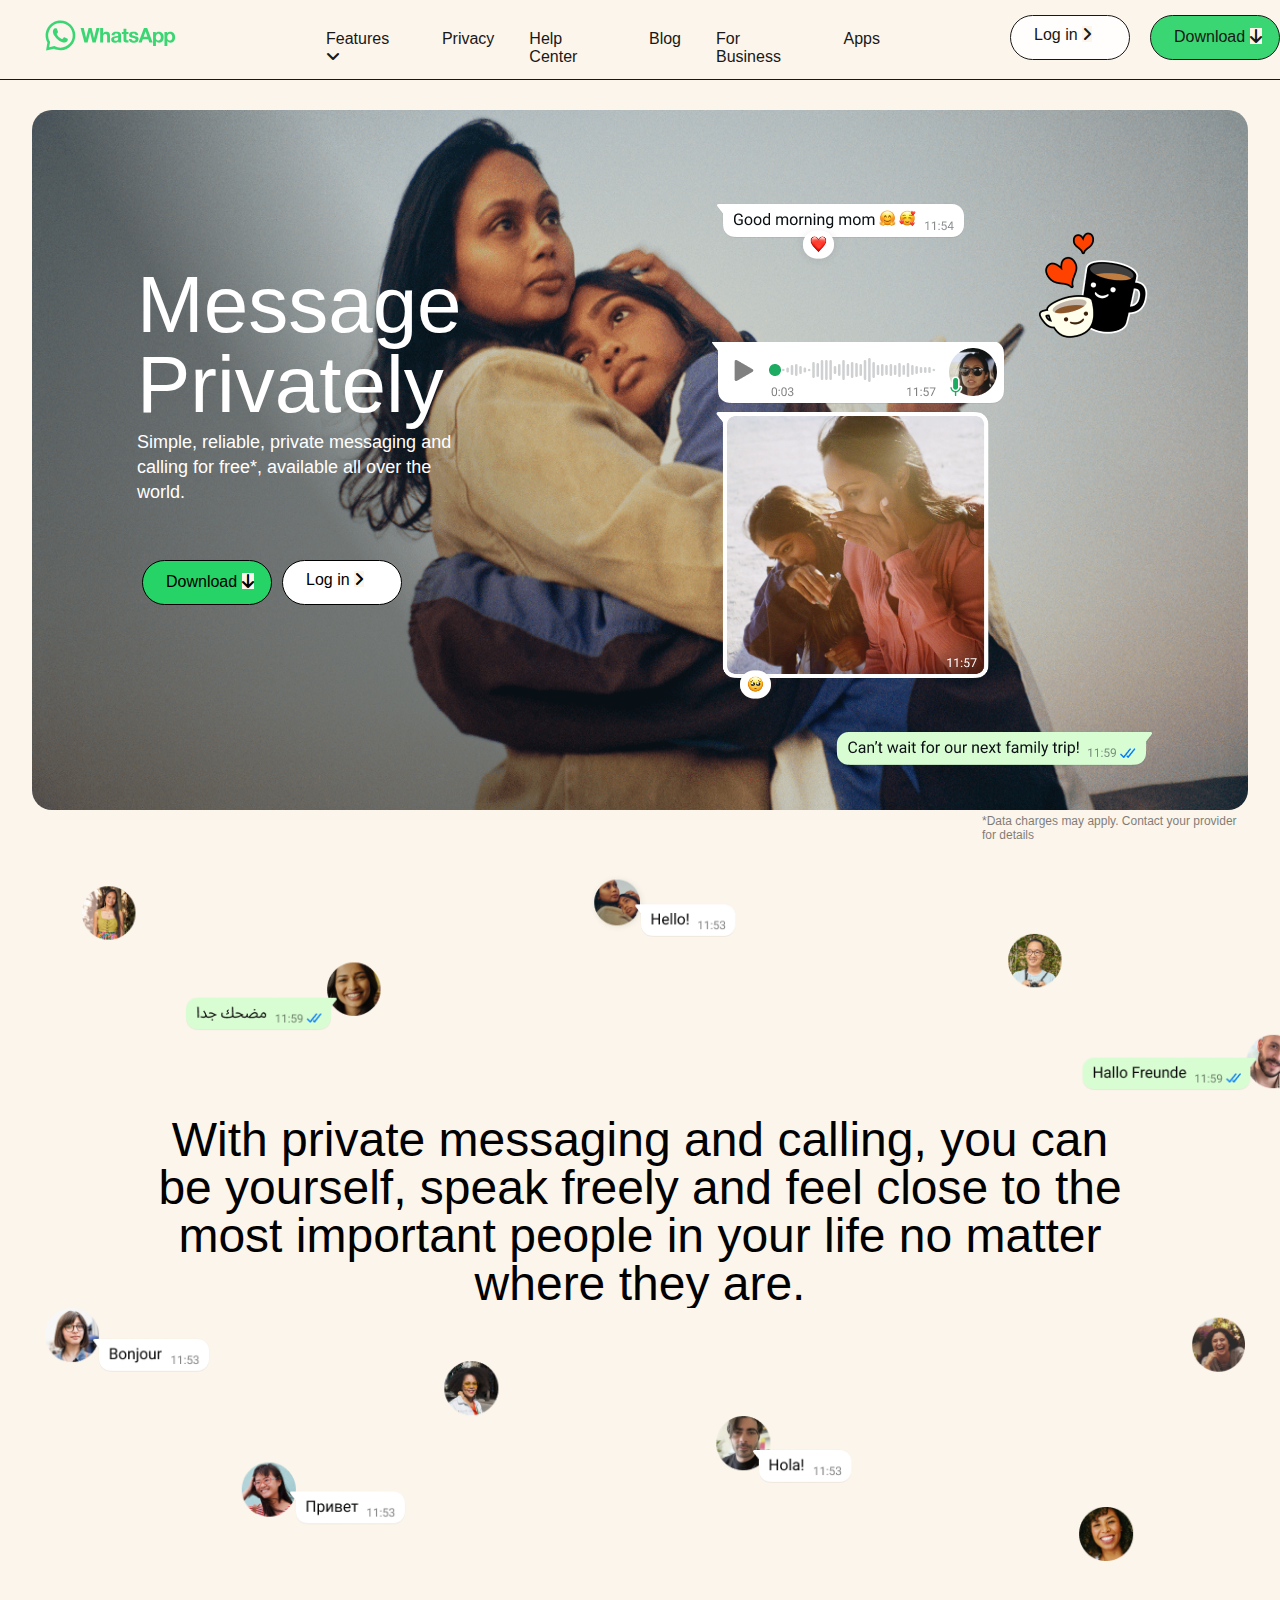
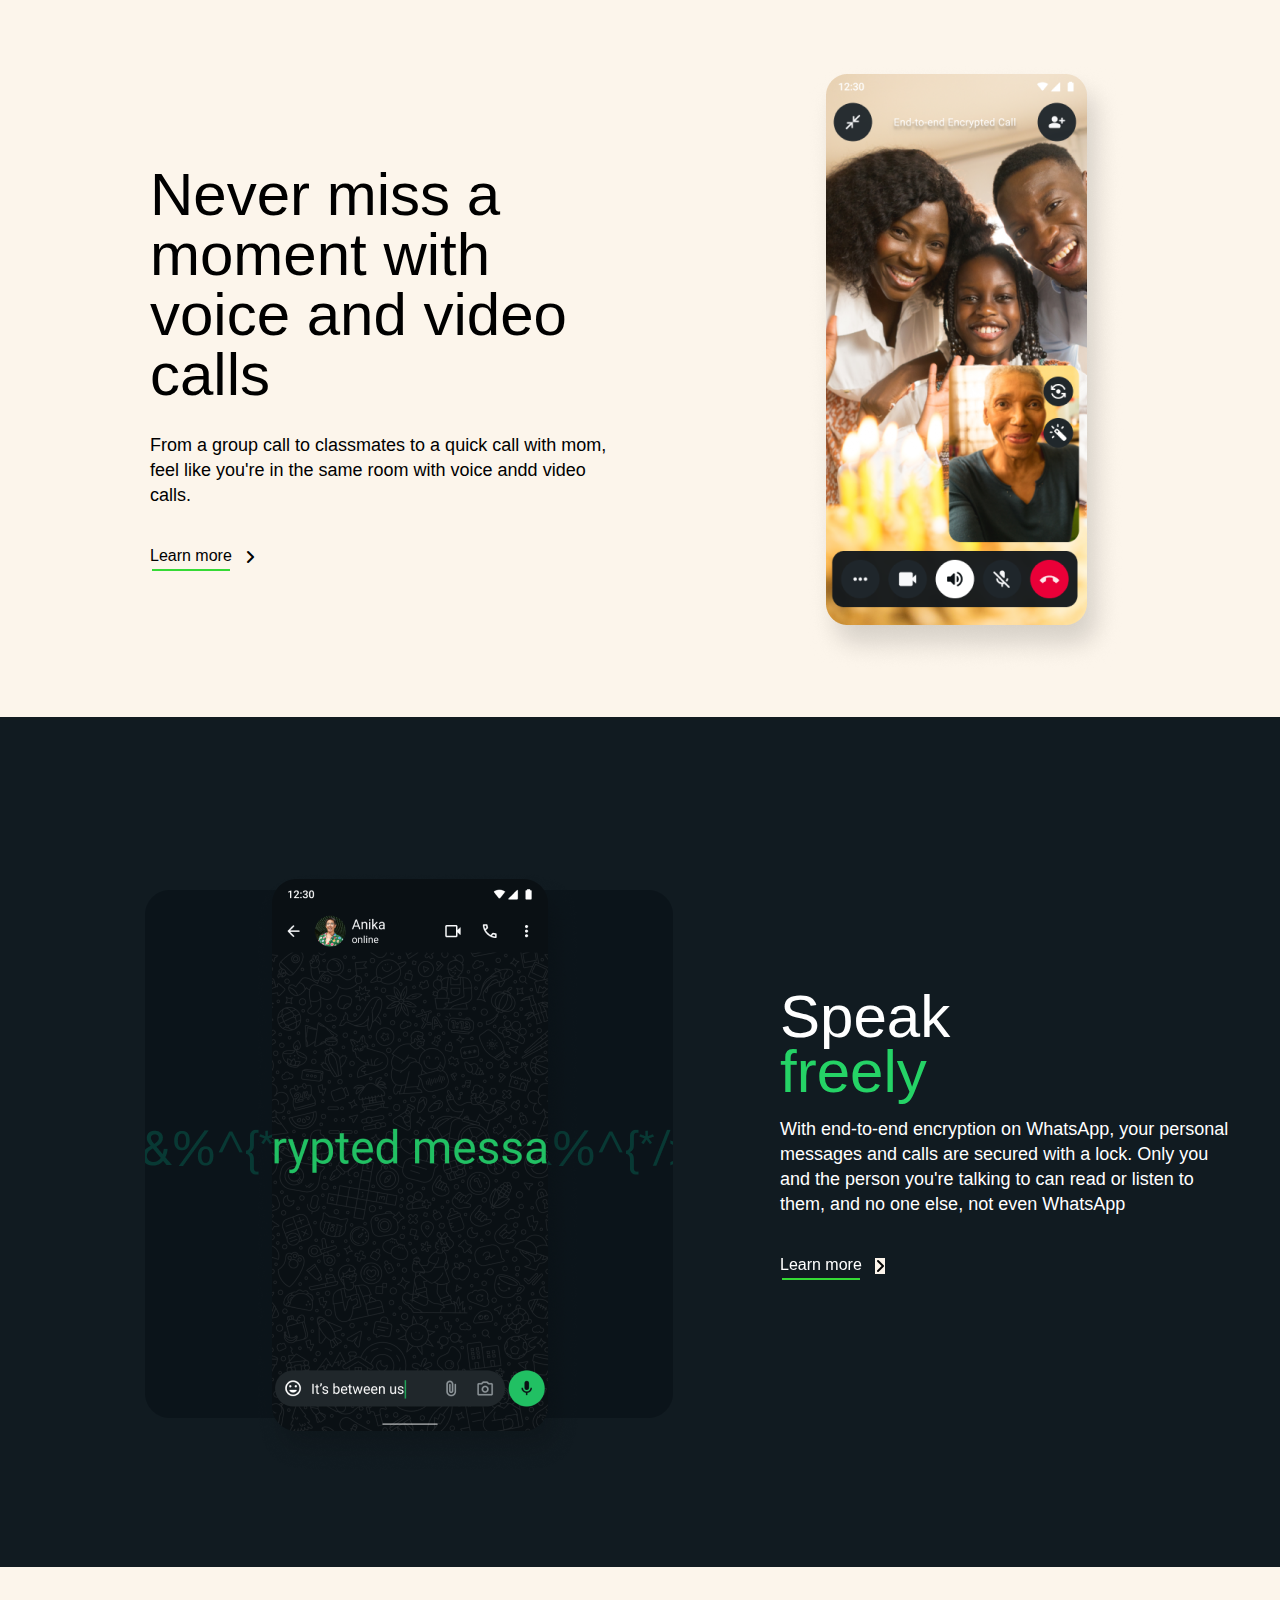
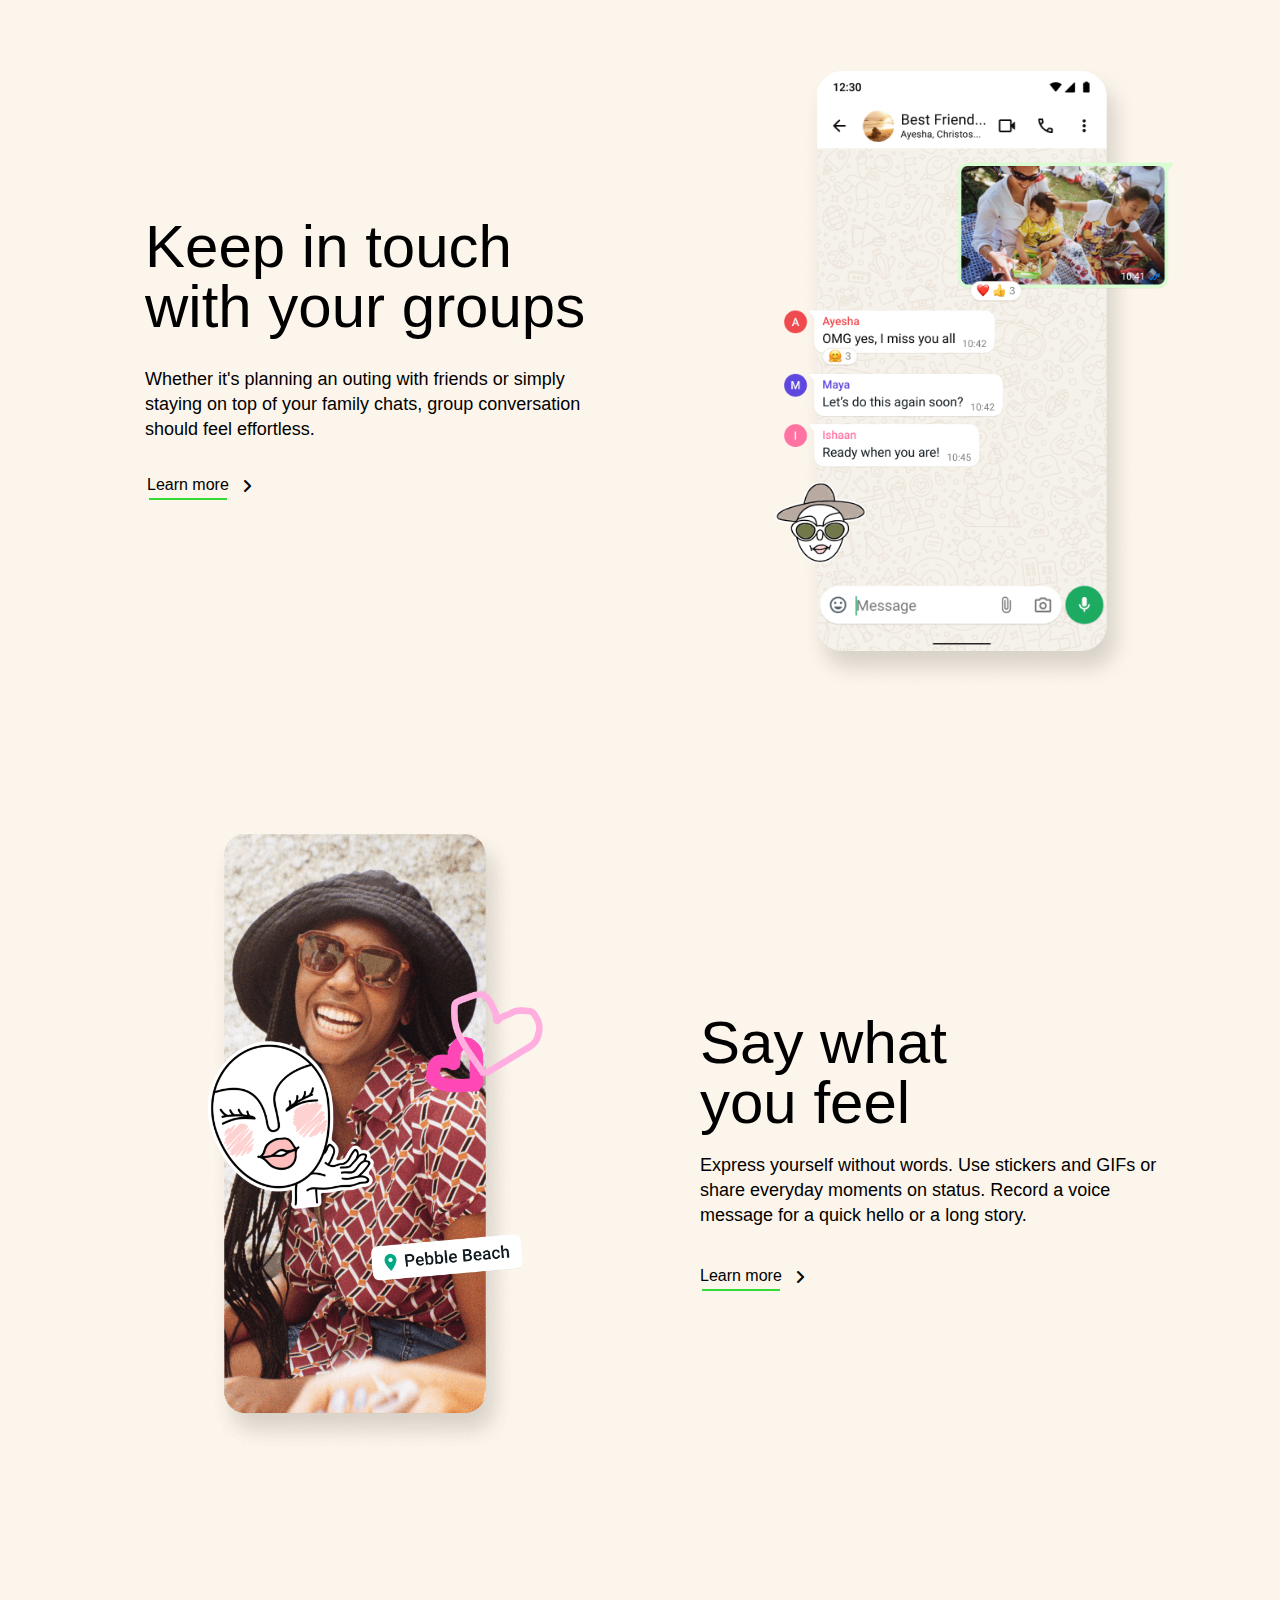
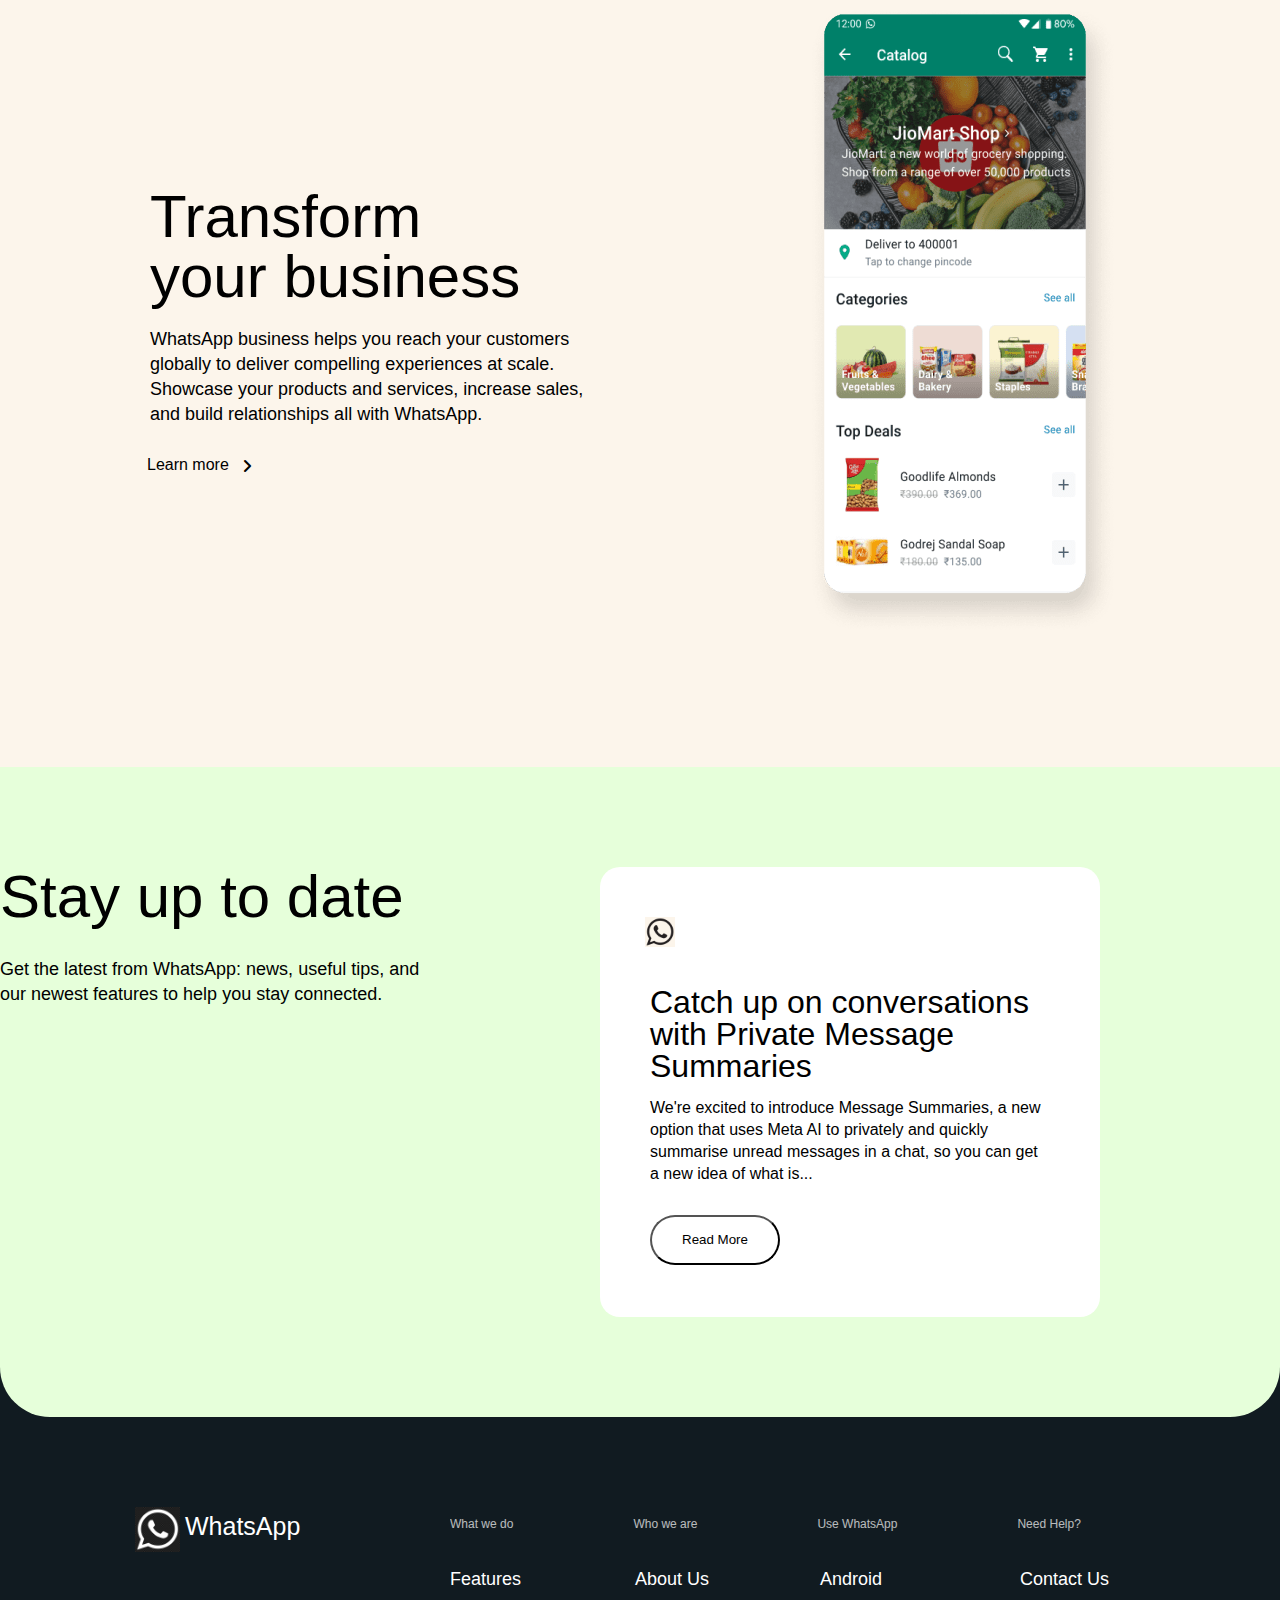
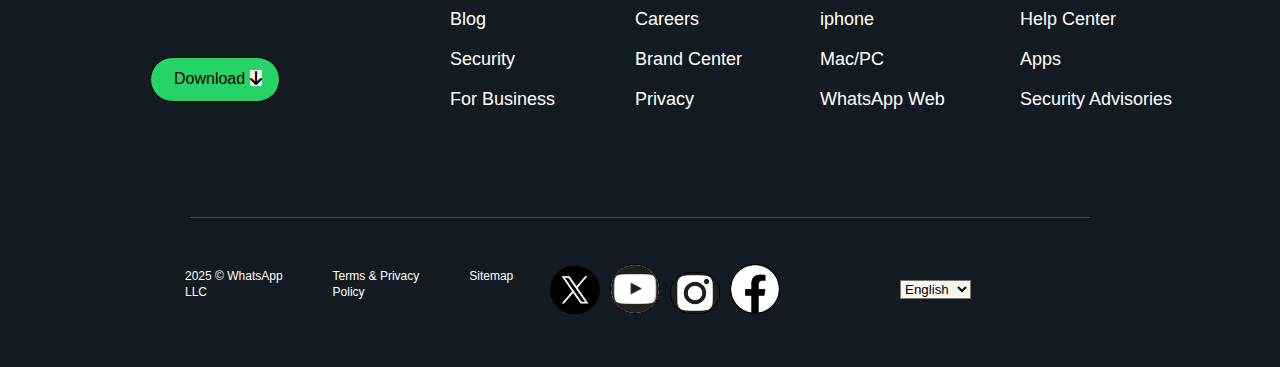
<file: index.html>
<!DOCTYPE html>
<html lang="en">
<head>
    <title>WhatsApp, Secure and Reliable</title>
    <link rel="stylesheet" href="https://cdnjs.cloudflare.com/ajax/libs/font-awesome/6.4.0/css/all.min.css">
    <link rel="stylesheet" href="style.css">
</head>
<body>
    <nav class="navbar">
        <div class="nav"><img src="/WhatsApp logo.png" alt="WhatsApp Logo"></div>
        <div class="navselectors">
            <a href="#">Features <i class="fa fa-angle-down"></i></a>
            <a href="./privacy.html">Privacy</a>
            <a href="#">Help Center</a>
            <a href="#">Blog</a> 
            <a href="#">For Business</a>
            <a href="#">Apps</a>
        </div>
        <div class="navselectors2">
            <span class="log">Log in <i class="fa-solid fa-angle-right"></i></span>
            <span class="download">Download <i class="fa-solid fa-arrow-down"></i></span>
        </div>
    </nav>

    <div class="hero-container">
        <div class="hero-img-container">
            <img src="/Backgroud image.png" alt="bachgroundimage">
            <div>
                <p class="hero-message1">Message <br>Privately</p>
                <p class="hero-message2">Simple, reliable, private messaging and <br>calling for free*, available all over the <br>world.</p>
                <p class="chat1"><img src="/Good morning mom.png" alt="goodmorning"></p>
                <p class="love"><img src="/Love emoji.png" alt="loveemoji"></p>
                <p class="audionote"><img src="/Audio note.png" alt="audionote"></p>
                <p class="cup"><img src="/cup with love.png"alt="cuplove"></p>
                <p class="image1"><img src="/Image1.png" alt="picture"></p>
                <p class="emoji2"><img src="/Emotional emoji.png" alt="emotion"></p>
                <p class="chat2"><img src="/Chart1.png" alt="chart2"></p>
                <span class="log2">Log in <i class="fa-solid fa-angle-right"></i></span>
                <span class="download2">Download <i class="fa-solid fa-arrow-down"></i></span>
            </div>
            <p class="alone">*Data charges may apply. Contact your provider for details</p>
        </div>
    </div>


    <div>
        <img src="/Circle2.png" alt="pictures" width="1300px">
    </div>

    <div>
        <p class="hero-message3">With private messaging and calling, you can <br>be yourself, speak freely and feel close to the <br>most important people in your life no matter <br>where they are.</p>
    </div>

    <div>
        <img src="/Circle.png" alt="pictures" width="1200px" style="margin-left: 45px;">
    </div>

    <div>
        <p class="hero-message4">Never miss a <br>moment with <br>voice and video <br>calls</p>
    </div>

    <div>
        <p class="image2"><img src="/Image2.png" alt="picture"></p>
    </div>

    <div>
        <p class="hero-message5">From a group call to classmates to a quick call with mom, <br>feel like you're in the same room with voice andd video <br>calls.</p>
    </div>

    <div class="hover-text">
        <p class="hero-message6">Learn more </p>
        <p class="border"></p>
        <p class="angle"><i class="fa-solid fa-angle-right"></i></p>
    </div>

    <div class="background1">
        <p class="image3"><img src="/Image3.png" alt="picture"></p>
        <p class="hero-message7">Speak</p>
        <p class="hero-message8">freely</p>
        <p class="hero-message9">With end-to-end encryption on WhatsApp, your personal <br>messages and calls are secured with a lock. Only you <br>and the person you're talking to can read or listen to <br>them, and no one else, not even WhatsApp</p>
        <div class="hover-text1">
            <p class="hero-message10">Learn more </p>
            <p class="border1"></p>
            <p class="angle1"><i class="fa-solid fa-angle-right"></i></p>
        </div>
    </div>

    <div>
        <p class="hero-message11">Keep in touch <br>with your groups</p>
        <p class="hero-message12">Whether it's planning an outing with friends or simply <br>staying on top of your family chats, group conversation <br>should feel effortless.</p>
    </div>

    <div>
        <p class="image4"><img src="/image4.png" alt="picture"></p>
    </div>

    <div>
        <p class="image5"><img src="/image5.png" alt="picture"></p>
    </div>

    <div class="hover-text2">
        <p class="hero-message13">Learn more </p>
        <p class="border2"></p>
        <p class="angle2"><i class="fa-solid fa-angle-right"></i></p>
    </div>


    <div>
        <p class="image6"><img src="/image6.png" alt="picture"></p>
    </div>

    <div>
        <p class="image7"><img src="/image7.png" alt="picture"></p>
    </div>

    <div>
        <p class="hero-message14">Say what <br>you feel</p>
        <p class="hero-message15">Express yourself without words. Use stickers and GIFs or <br>share everyday moments on status. Record a voice <br>message for a quick hello or a long story.</p>
    </div>

    <div class="hover-text3">
        <p class="hero-message16">Learn more </p>
        <p class="border3"></p>
        <p class="angle3"><i class="fa-solid fa-angle-right"></i></p>
    </div>

    <div>
        <p class="hero-message17">Transform <br>your business</p>
        <p class="hero-message18">WhatsApp business helps you reach your customers <br>globally to deliver compelling experiences at scale. <br>Showcase your products and services,  increase sales, <br>and build relationships all with WhatsApp.</p>
    </div>

    <div>
        <div class="hover-text4">
        <p class="hero-message19">Learn more </p>
        <p class="border4"></p>
        <p class="angle4"><i class="fa-solid fa-angle-right"></i></p>
    </div>

    <div>
        <p class="image8"><img src="/image8.png" alt="picture"></p>
    </div>

    <div class="background2">
        <div class="background2-container">
            <p class="hero-message20">Stay up to date</p>
            <p class="hero-message21">Get the latest from WhatsApp: news, useful tips, and <br>our newest features to help you stay connected.</p>
            <div class="page1">
                <p class="logo2"><img src="/Whatsapp logo2.png" alt="logo" width="30px"></p>
                <p class="hero-message22">Catch up on conversations <br> with Private Message <br>Summaries</p>
                <p class="hero-message23">We're excited to introduce Message Summaries, a new <br>option that uses Meta AI to privately and quickly <br>summarise unread messages in a chat, so you can get <br>a new idea of what is... </p>
                <button class="click1">Read More</button>
            </div>
        </div>   
        <div>
            <p class="logo"><img src="/logo1.png" alt="picture"></p>
        </div> 
        <div>
            <p class="hero-message24">WhatsApp</p>
        </div>
        <div class="hero-message25">
            <span>What we do</span>
            <span>Who we are</span>
            <span>Use WhatsApp</span>
            <span>Need Help?</span>
        </div>
        <div class="question1">
            <p><a href="#"></a>Features</p>
            <p><a href="#"></a>Blog</p>
            <p><a href="#"></a>Security</p>
            <p><a href="# "></a>For Business</p>
        </div>
        <div class="question2">
            <p><a href="#"></a>About Us</p>
            <p><a href="#"></a>Careers</p>
            <p><a href="#"></a>Brand Center</p>
            <p><a href="#"></a>Privacy</p>
        </div>
        <div class="question3">
            <p><a href="#"></a>Android</p>
            <p><a href="#"></a>iphone</p>
            <p><a href="#"></a>Mac/PC</p>
            <p><a href="#"></a>WhatsApp Web</p>
        </div>
        <div class="question4">
            <p><a href="#"></a>Contact Us</p>
            <p><a href="#"></a>Help Center</p>
            <p><a href="#"></a>Apps</p>
            <p><a href="#"></a>Security Advisories</p>
        </div>
        <div>
            <span class="download3">Download <i class="fa-solid fa-arrow-down"></i></span>
        </div>
        <div class="thin-border"></div>
        <div class="message">
            <p class="message1">2025 &copy WhatsApp <br>LLC</p>
            <p class="message2">Terms & Privacy <br>Policy</p>
            <p class="message3">Sitemap</p>
        </div>
        <div class="socials">
            <p class="first"><img src="/x.png" alt="picture"></p>
            <p class="second"><img src="/you.png" alt="picture"></p>
            <p class="third"><img src="/IG.png" alt="picture"></p>
            <p class="fourth"><img src="/face.png" alt="picture"></p>
        </div>
        <div class="form1">
            <form action="/action_page.php">
            <label for="cars"></label>
            <select id="cars" name="cars">
                <option value="english">English</option>
                <option value="french">French</option>
                <option value="german">German</option>
                <option value="hausa">Hausa</option>
            </select>
        </div>
    </div>
</body>
</html>
</file>
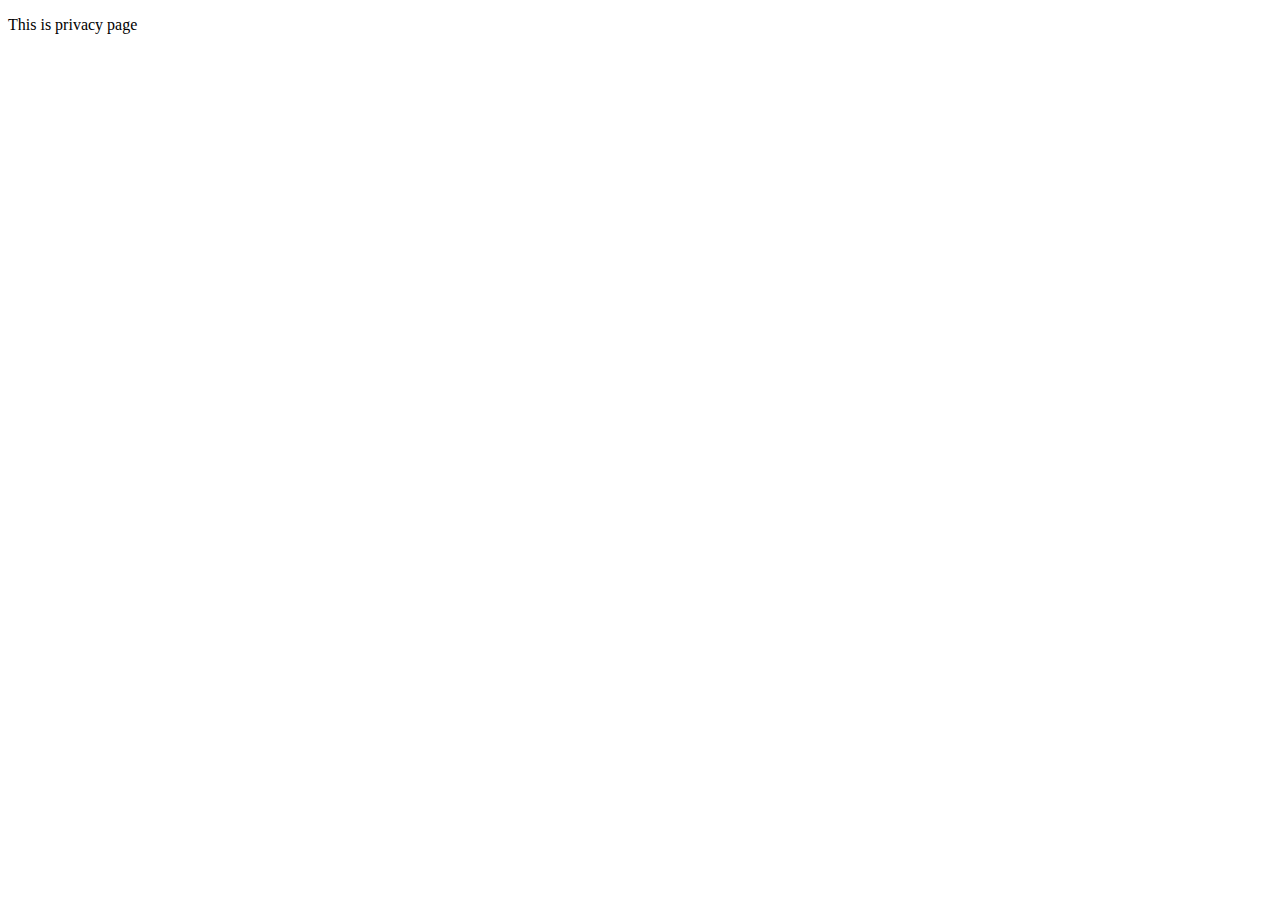
<file: privacy.html>
<!DOCTYPE html>
<html lang="en">
<head>
    <meta charset="UTF-8">
    <meta name="viewport" content="width=device-width, initial-scale=1.0">
    <title>Privacy page</title>
</head>
<body>
    <p>This is privacy page</p>
</body>
</html>
</file>
<file: style.css>
*{
    margin: 0;
    padding: 0;
    box-sizing: border-box;
    background-color: rgba(252,245,235,255);
    /* border: 1px solid red; */
}
.navbar{
    display: flex;
    position: sticky;
    border-bottom: 1px solid black;
    height: 80px;
    top: 0;
    z-index: 1000;
    opacity: 0.9;
}
.nav{
    margin-left: 45px;
    margin-top: 20px;
}
.navselectors{
    display: flex;
    margin-top: 30px;
    margin-left: 150px;
    font-family: Arial, Helvetica, sans-serif;
    gap: 35px;
    font-size: 16px;
    font-weight: 400px;
}
a {
    color: black;
    text-decoration: none;
}
.navselectors2{
    display: flex;
    font-family: Arial, Helvetica, sans-serif;
    font-size: 16px;
    font-weight: 400px;
    gap: 20px;
    margin-left: 130px;
    height: 40px;
    margin-top: 15px;
}
.log{
    border: 1px solid black;
    height: 45px;
    border-radius: 25px;
    width: 120px;
    padding-left: 23px;
    padding-top: 10px;
    background-color: white;
}
.download{
    border: 1px solid black;
    height: 45px;
    border-radius: 25px;
    width: 130px;
    background-color: rgba(37,211,102,255);
    padding-top: 12px;
    padding-left: 23px;
}
.hero-container{
    width: 100%;
}
.hero-img-container{
    position: relative;
    width: 95%;
    margin: 30px auto;
    object-fit: contain;
}
.hero-img-container > img {
    width: 100%;
    height: 700px;
    border-radius: 20px;
}
.hero-message1{
    position: absolute;
    font-size: 80px;
    font-family: Arial, Helvetica, sans-serif;
    top: 155px;
    left: 105px;
    color: white;
    background-color: transparent;
    font-weight: 400px;
    line-height: 80px;
}
.hero-message2{
    position: absolute;
    font-size: 18px;
    line-height: 25px;
    font-weight: 400px;
    top: 320px;
    left: 105px;
    background-color: transparent;
    color: white;
    font-family: Arial, Helvetica, sans-serif;
}
.chat1{
    position: absolute;
    top: 90px;
    right: 140px;
    background-color: transparent;
}
.chat1 > img {
    background-color: transparent;
}
.love{
    position: absolute;
    top: 110px;
    left: 750px;
    background-color: transparent;
}
.love > img{
    background-color: transparent;
    height: 50px;
}
.audionote{
    position: absolute;
    top: 232px;
    right: 100px;
    background-color: transparent;
}
.audionote > img{
    background-color: transparent;
}
.cup{
    position: absolute;
    top: 120px;
    right: 100px;
    background-color: transparent;
}
.cup > img{
    background-color: transparent;
}
.image1{
    position: absolute;
    top: 300px;
    right: 83px;
    background-color: transparent;

}
.image1 > img{
    background-color: transparent;
    height: 270px;
}
.emoji2{
    position: absolute;
    top: 550px;
    right: 75px;
    background-color: transparent;
}
.emoji2 > img{
    background-color: transparent;
    height: 50px;
}
.chat2{
    position: absolute;
    top: 600px;
    right: 90px;
    background-color: transparent;
}
.chat2 > img{
    background-color: transparent;
}
.log2{
    position: absolute;
    top: 450px;
    left: 250px;
    border: 1px solid black;
    height: 45px;
    border-radius: 25px;
    width: 120px;
    padding-left: 23px;
    padding-top: 10px;
    background-color: white;
    font-family: Arial, Helvetica, sans-serif;
}
.download2{
    position: absolute;
    top: 450px;
    left: 110px;
    border: 1px solid black;
    height: 45px;
    border-radius: 25px;
    width: 130px;
    background-color: rgba(37,211,102,255);
    padding-top: 12px;
    padding-left: 23px;
    font-family: Arial, Helvetica, sans-serif;
}
.alone{
    font-family: Arial, Helvetica, sans-serif;
    font-size: 12px;
    opacity: 0.5;
    margin-left: 950px;
}
.hero-message3{
    font-family: Arial, Helvetica, sans-serif;
    font-size: 48px;
    line-height: 48px;
    font-weight: 400px;
    text-align: center;
    margin-top: 20px;
}
.hero-message4{
    font-family: Arial, Helvetica, sans-serif;
    font-size: 60px;
    line-height: 60px;
    font-weight: 400px;
    text-align: left;
    margin-left: 150px;
    margin-top: 200px;
}
.image2{
    margin-left: 800px;
    margin-top: -350px;
}
.hero-message5{
    font-family: Arial, Helvetica, sans-serif;
    font-size: 18px;
    font-weight: 400px;
    line-height: 25px;
    margin-top: -280px;
    margin-left: 150px;
}
.hero-message6{
    font-family: Arial, Helvetica, sans-serif;
    font-size: 16px;
    font-weight: 400px;
    line-height: 16px;
    margin-left: 150px;
    margin-top: 40px;
}
.hover-text:hover{
    color: rgb(10, 114, 10);
}
.border{
    border-bottom: 2px solid rgb(53, 218, 53);
    width: 78px;
    margin-left: 152px;
    margin-top: 5px;
}
.angle{
    margin-left: 245px;
    margin-top: -22px
}
.background1{
    position: relative;
    background-color: rgba(17,27,33,255);
    height: 850px;
    margin-top: 150px;
}
.image3{
    position: absolute;
    left: 145px;
    top: 130px;
    background-color: transparent;
}
.image3 > img{
    background-color: transparent;
}
.hero-message7{
    position: absolute;
    font-family: Arial, Helvetica, sans-serif;
    font-size: 60px;
    font-weight: 400px;
    line-height: 60px;
    top: 270px;
    left: 780px;
    background-color: transparent;
    color: white;
}
.hero-message8{
    position: absolute;
    font-family: Arial, Helvetica, sans-serif;
    font-size: 60px;
    line-height: 60px;
    color: rgba(37,211,102,255);
    background-color: transparent;
    top: 325px;
    left: 780px;
}
.hero-message9{
    position: absolute;
    font-family: Arial, Helvetica, sans-serif;
    font-size: 18px;
    line-height: 25px;
    font-weight: 400px;
    top: 400px;
    left: 780px;
    background-color: transparent;
    color: white;
}
.hero-message10{
    font-family: Arial, Helvetica, sans-serif;
    font-size: 16px;
    font-weight: 400px;
    line-height: 16px;
    margin-left: 150px;
    margin-top: 40px;
    color: white;
    background-color: transparent;
}
.hover-text1{
    position: absolute;
    top: 500px;
    left: 630px;
    background-color: transparent;
    z-index: 1000;
}
.hover-text1:hover{
    color: rgb(10, 114, 10);
}
.border1{
    border-bottom: 2px solid rgb(53, 218, 53);
    width: 78px;
    margin-left: 152px;
    margin-top: 5px;
}
.angle1{
    margin-left: 245px;
    margin-top: -22px;
    background-color: transparent;
}
.hero-message11{
    font-family: Arial, Helvetica, sans-serif;
    font-size: 60px;
    font-weight: 400px;
    line-height: 60px;
    background-color: transparent;
    margin-top: 250px;
    margin-left: 145px;
}
.hero-message12{
    font-family: Arial, Helvetica, sans-serif;
    font-size: 18px;
    font-weight: 400px;
    line-height: 25px;
    margin-top: 30px;
    margin-left: 145px;
}
.image4{
    margin-left: 800px;
    margin-top: -380px;
    background-color: transparent;
}
.image5{
    margin-left: 775px;
    margin-top: -535px;
    background-color: transparent;
}
.image5 > img{
    background-color: transparent;
    width: 400px;
}
.hero-message13{
    font-family: Arial, Helvetica, sans-serif;
    font-size: 16px;
    font-weight: 400px;
    line-height: 16px;
    margin-left: 150px;
    margin-top: 40px;
}
.hover-text2{
    margin-top: -135px;
    margin-left: -3px;
}
.hover-text2:hover{
    color: rgb(10, 114, 10);
}
.border2{
    border-bottom: 2px solid rgb(53, 218, 53);
    width: 78px;
    margin-left: 152px;
    margin-top: 5px;
}
.angle2{
    margin-left: 245px;
    margin-top: -22px
}
.image6{
    margin-left: 200px;
    margin-top: 320px;
}
.image7{
    margin-left: 200px;
    margin-top: -480px;
    background-color: transparent;
}
.image7 > img{
    background-color: transparent;
    width: 350px;
}
.hero-message14{
    font-family: Arial, Helvetica, sans-serif;
    font-size: 60px;
    font-weight: 400px;
    line-height: 60px;
    margin-left: 700px;
    margin-top: -280px;
}
.hero-message15{
    font-family: Arial, Helvetica, sans-serif;
    font-size: 18px;
    font-weight: 400px;
    line-height: 25px;
    margin-left: 700px;
    margin-top: 20px;
}
.hero-message16{
    font-family: Arial, Helvetica, sans-serif;
    font-size: 16px;
    font-weight: 400px;
    line-height: 16px;
    margin-left: 150px;
    margin-top: 40px;
}
.hover-text3{
    margin-top: 25px;
    margin-left: 550px;
}
.hover-text3:hover{
    color: rgb(10, 114, 10);
}
.border3{
    border-bottom: 2px solid rgb(53, 218, 53);
    width: 78px;
    margin-left: 152px;
    margin-top: 5px;
}
.angle3{
    margin-left: 245px;
    margin-top: -22px
}
.hero-message17{
    font-family: Arial, Helvetica, sans-serif;
    font-size: 60px;
    font-weight: 400px;
    line-height: 60px;
    margin-top: 500px;
    margin-left: 150px;
}
.hero-message18{
    font-family: Arial, Helvetica, sans-serif;
    font-size: 18px;
    font-weight: 400px;
    line-height: 25px;
    margin-left: 150px;
    margin-top: 20px;
}
.hero-message19{
    font-family: Arial, Helvetica, sans-serif;
    font-size: 16px;
    font-weight: 400px;
    line-height: 16px;
    margin-left: 150px;
    margin-top: 40px;
}
.hover-text4{
    margin-top: -10px;
    margin-left: -3px;
}
.hover-text4:hover{
    color: rgb(10, 114, 10);
}
.border4{
    border-bottom: 2px solid rgb(53, 218, 53);
    width: 78px;
    margin-left: 152px;
    margin-top: 5px;
}
.angle4{
    margin-left: 245px;
    margin-top: -22px
}
.image8{
    margin-left: 800px;
    margin-top: -480px;
}
.background2{
    position: relative;
    width: 100%;
    margin-top: 120px;
    background-color: rgba(17,27,33,255);
    height: 1200px;
}
.background2-container{
    position: relative;
    object-fit: contain;
    background-color: rgba(230,255,218,255);
    height: 650px;
    border-bottom-left-radius: 50px;
    border-bottom-right-radius: 50px;
}
.hero-message20{
    position: absolute;
    font-family: Arial, Helvetica, sans-serif;
    font-size: 60px;
    font-weight: 400px;
    line-height: 60px;
    background-color: transparent;
    top: 100px;
}
.hero-message21{
    position: absolute;
    font-family: Arial, Helvetica, sans-serif;
    font-size: 18px;
    font-weight: 400px;
    line-height: 25px;
    background-color: transparent;
    top: 190px;
}
.page1{
    position: absolute;
    background-color: white;
    height: 450px;
    width: 500px;
    border-radius: 20px;
    margin-left: 600px;
    margin-top: 100px;
}
.logo2{
    margin-top: 50px;
    margin-left: 45px;
    background-color: transparent;
}
.hero-message22{
    font-family: Arial, Helvetica, sans-serif;
    font-size: 32px;
    font-weight: 400px;
    line-height: 32px;
    margin-top: 35px;
    margin-left: 50px;
    background-color: transparent;
}
.hero-message23{
    font-family: Arial, Helvetica, sans-serif;
    font-size: 16px;
    font-weight: 400px;
    line-height: 22px;
    margin-top: 15px;
    margin-left: 50px;
    background-color: transparent;
}
.click1{
    margin-top: 30px;
    margin-left: 50px;
    width: 130px;
    height: 50px;
    background-color: transparent;
    border-radius: 50px;
}
.hero-message24{
    position: absolute;
    font-family: Arial, Helvetica, sans-serif;
    font-size: 25px;
    line-height: 19.2px;
    font-weight: 400px;
    background-color: transparent;
    margin-top: 100px;
    margin-left: 185px;
    color: white;
}
.logo{
    position: absolute;
    margin-top: 90px;
    margin-left: 135px;
    background-color: transparent;
}
.logo > img{
    width: 45px;
    background-color: transparent;
}
.hero-message25{
    position: absolute;
    display: flex;
    font-family: Arial, Helvetica, sans-serif;
    font-size: 12px;
    font-weight: 400px;
    line-height: 15.6px;
    gap: 120px;
    background-color: transparent;
    margin-top: 100px;
    margin-left: 450px;
    color: white;
    opacity: 0.7;
}
.hero-message25 span {
    background-color: transparent;
}
.question1{
    display: inline;
    position: absolute;
    font-family: Arial, Helvetica, sans-serif;
    font-size: 18px;
    line-height: 25px;
    font-weight: 400px;
    margin-top: 150px;
    background-color: transparent;
    color: white;
    margin-left: 450px;
}
.question1 p {
    padding-bottom: 15px;
    background-color: transparent;
}
.question2{
    display: inline;
    position: absolute;
    font-family: Arial, Helvetica, sans-serif;
    font-size: 18px;
    line-height: 25px;
    font-weight: 400px;
    color: white;
    background-color: transparent;
    margin-top: 150px;
    margin-left: 635px;
}
.question2 p {
    background-color: transparent;
    padding-bottom: 15px;
}
.question3{
    display: inline;
    position: absolute;
    font-family: Arial, Helvetica, sans-serif;
    font-size: 18px;
    line-height: 25px;
    font-weight: 400px;
    color: white;
    background-color: transparent;
    margin-top: 150px;
    margin-left: 820px;
}
.question3 p{
    background-color: transparent;
    padding-bottom: 15px;
}
.question4 {
    display: inline;
    position: absolute;
    font-family: Arial, Helvetica, sans-serif;
    font-size: 18px;
    line-height: 25px;
    font-weight: 400px;
    color: white;
    background-color: transparent;
    margin-top: 150px;
    margin-left: 1020px;
}
.question4 p {
    background-color: transparent;
    padding-bottom: 15px;
}
.download3{
    position: absolute;
    top: 890px;
    left: 150px;
    border: 1px solid black;
    height: 45px;
    border-radius: 25px;
    width: 130px;
    background-color: rgba(37,211,102,255);
    padding-top: 12px;
    padding-left: 23px;
    font-family: Arial, Helvetica, sans-serif;
}
.thin-border{
    border-bottom: 1px solid green;
    margin-top: 400px;
    margin-left: 190px;
    margin-right: 190px;
}
.message{
    display: flex;
    background-color: transparent;
}
.message1{
    font-family: Arial, Helvetica, sans-serif;
    font-size: 12px;
    line-height: 16.08px;
    font-weight: 400px;
    background-color: transparent; 
    color: white;
    margin-top: 50px;
    margin-left: 185px;
}
.message2{
    font-family: Arial, Helvetica, sans-serif;
    font-size: 12px;
    line-height: 16.08px;
    font-weight: 400px;
    background-color: transparent;
    color: white;
    margin-top: 50px;
    margin-left: 50px;
}
.message3{
    font-family: Arial, Helvetica, sans-serif;
    font-size: 12px;
    line-height: 16.08px;
    font-weight: 400px;
    margin-top: 50px;
    margin-left: 50px;
    background-color: transparent;
    color: white;
}
.socials{
    position: absolute;
    /* border: 1px solid black; */
    display: flex;
    gap: 10px;
    background-color: transparent;
}
.first{
    background-color: transparent;
}
.first > img {
    width: 50px;
    margin-top: -90px;
    margin-left: 550px;
    background-color: transparent;
    border: 1px solid black;
    border-radius: 50px;
}
.second{
    background-color: transparent;
}
.second > img {
    width: 50px;
    margin-top: -90px;
    border: 1px solid black;
    border-radius: 50px;
}
.third{
    background-color: transparent;
}
.third > img {
    width: 50px;
    margin-top: -100px;
    background-color: transparent;
    border: 1px solid black;
    border-radius: 40px;
}
.fourth{
    background-color: transparent;
}
.fourth > img {
    width: 50px;
    margin-top: -100px;
    background-color: transparent;
    border: 1px solid black;
    border-radius: 50px;
}
.form1{
    background-color: transparent;
    margin-left: 900px;
    margin-top: -20px;
}
.form1 > form{
    background-color: transparent;
}
</file>
